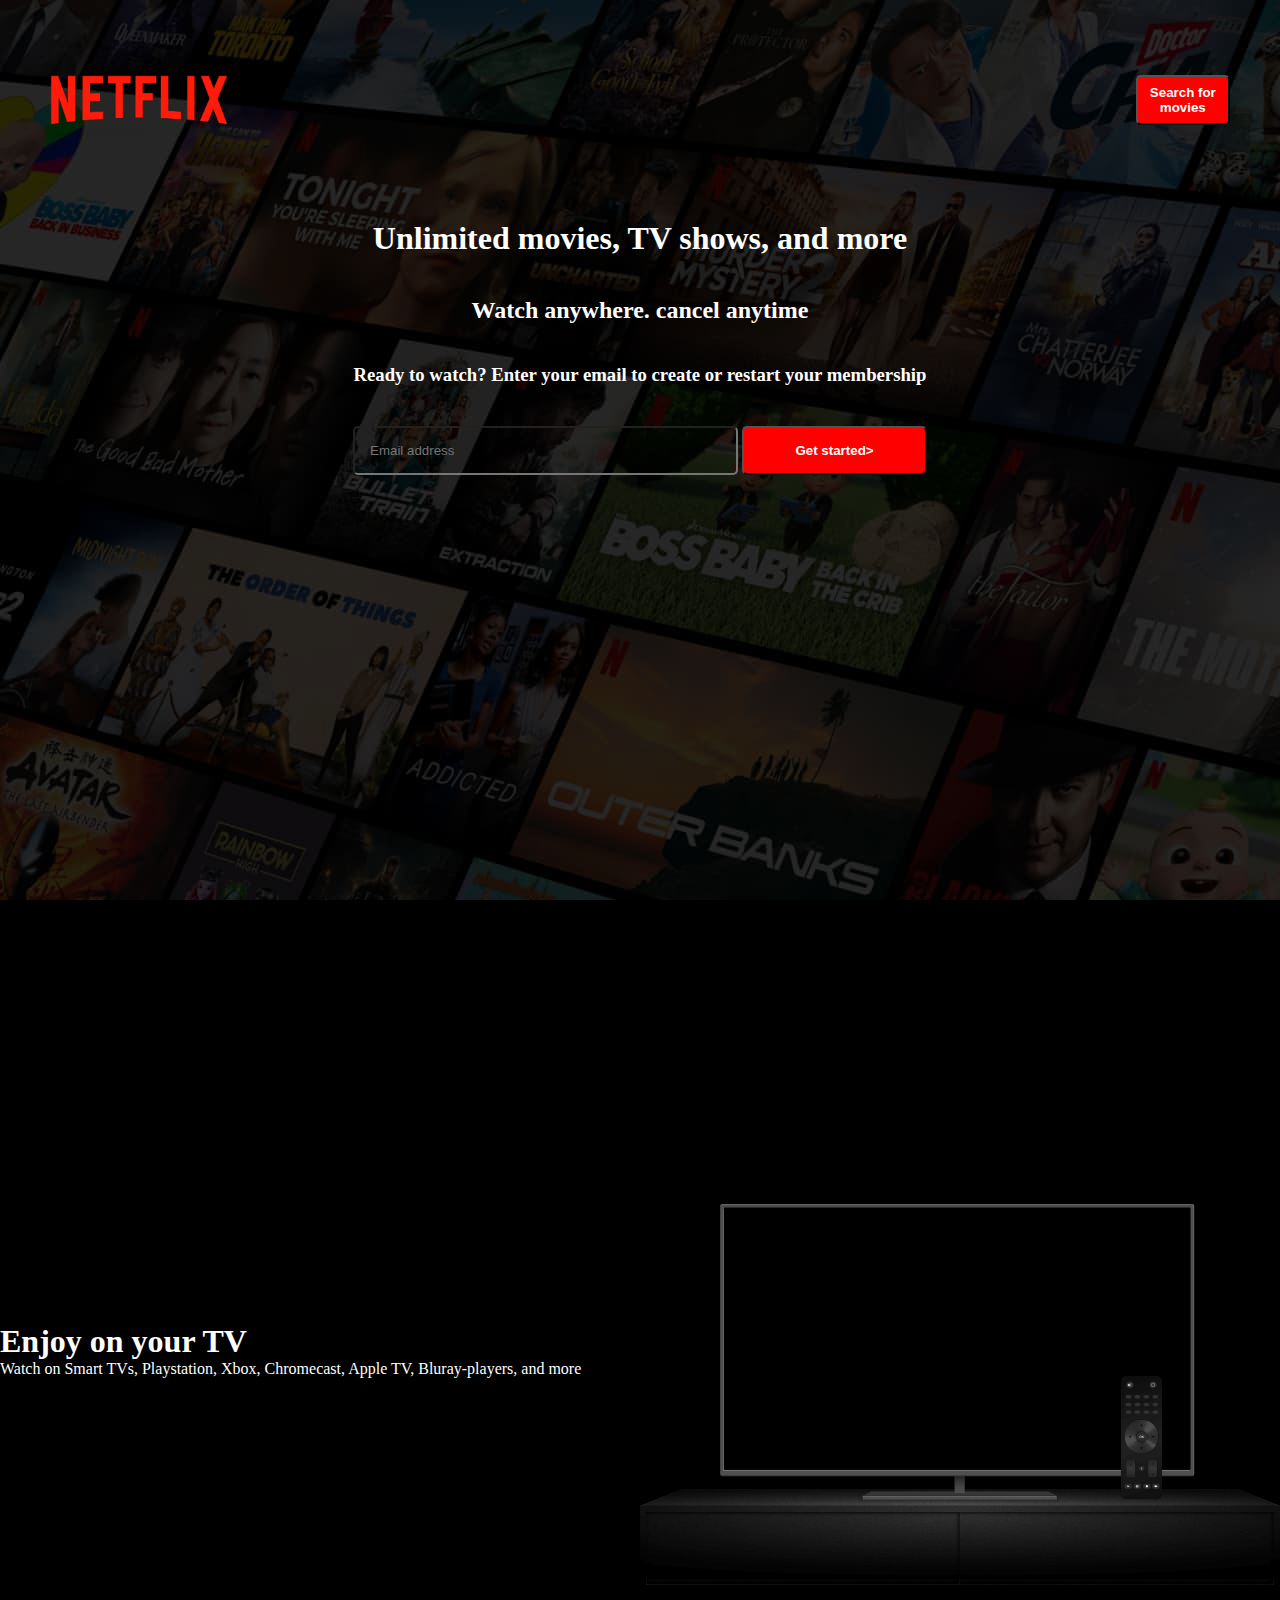
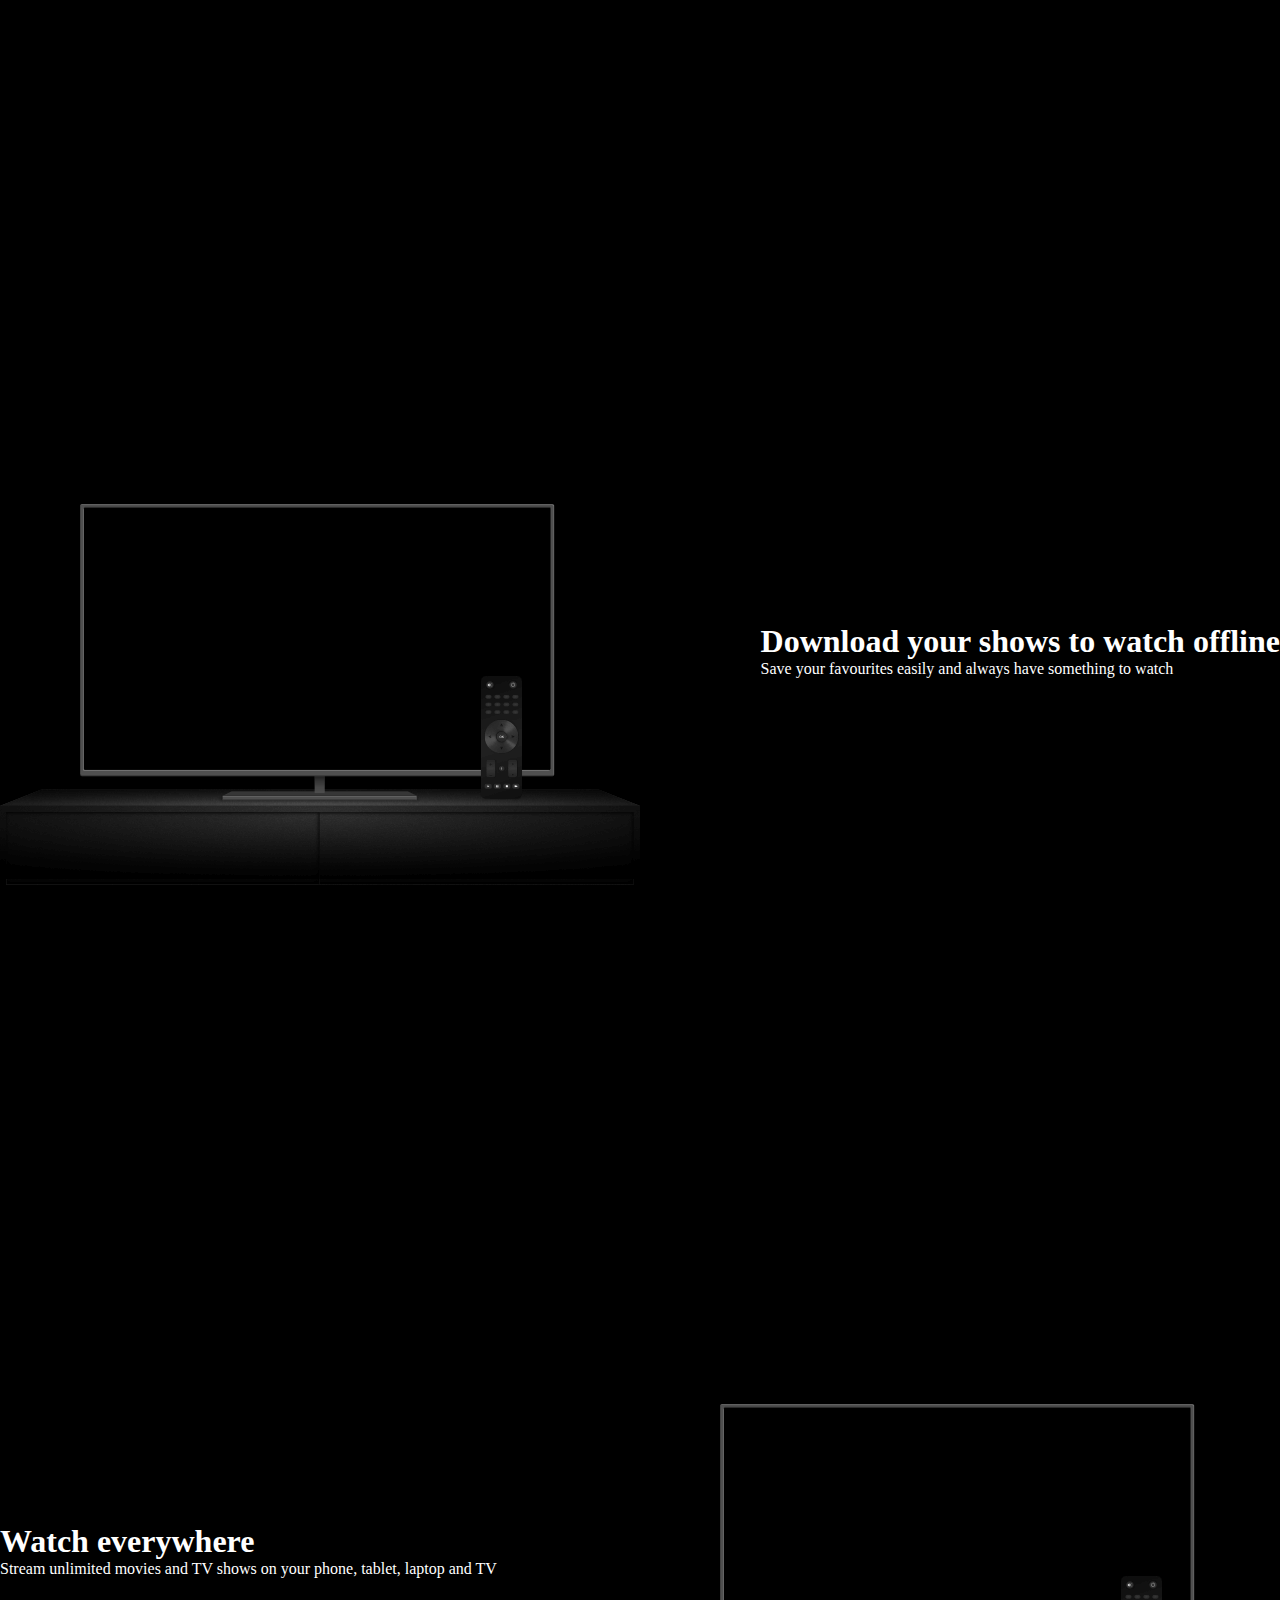
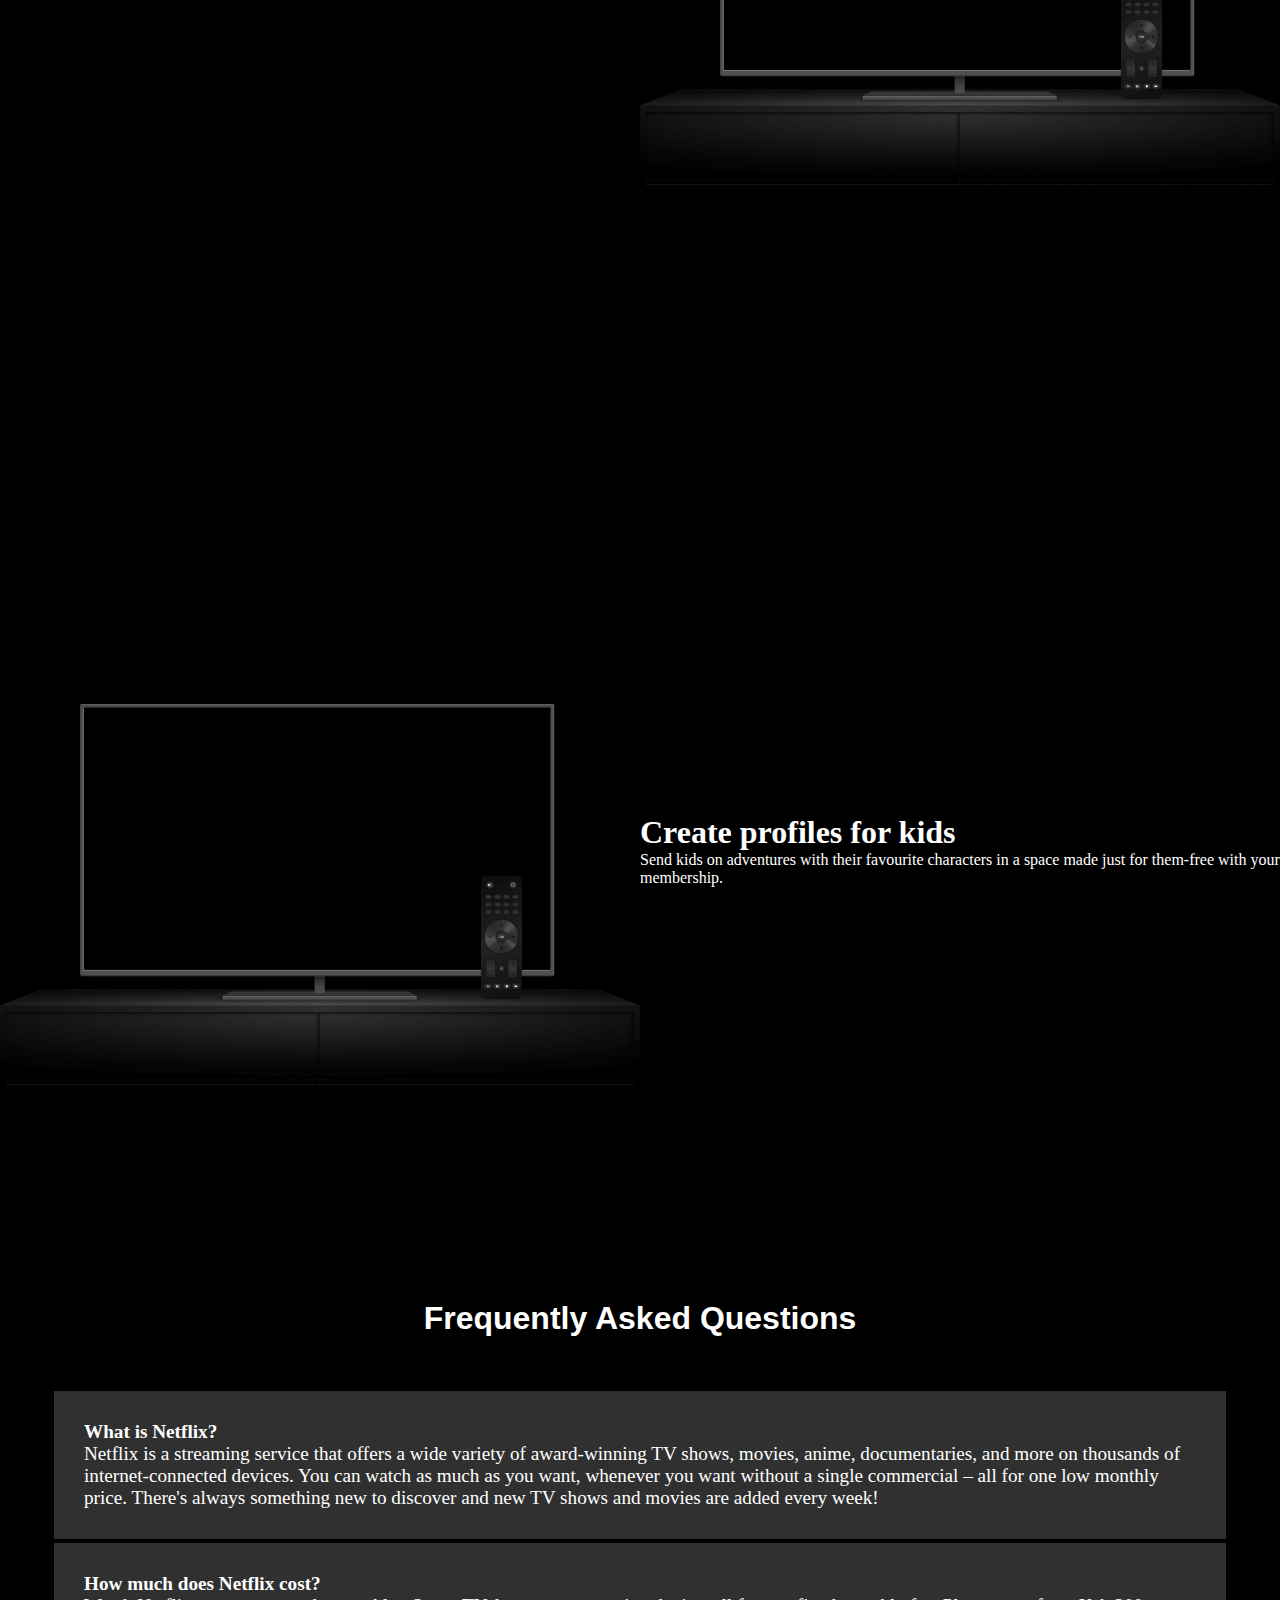
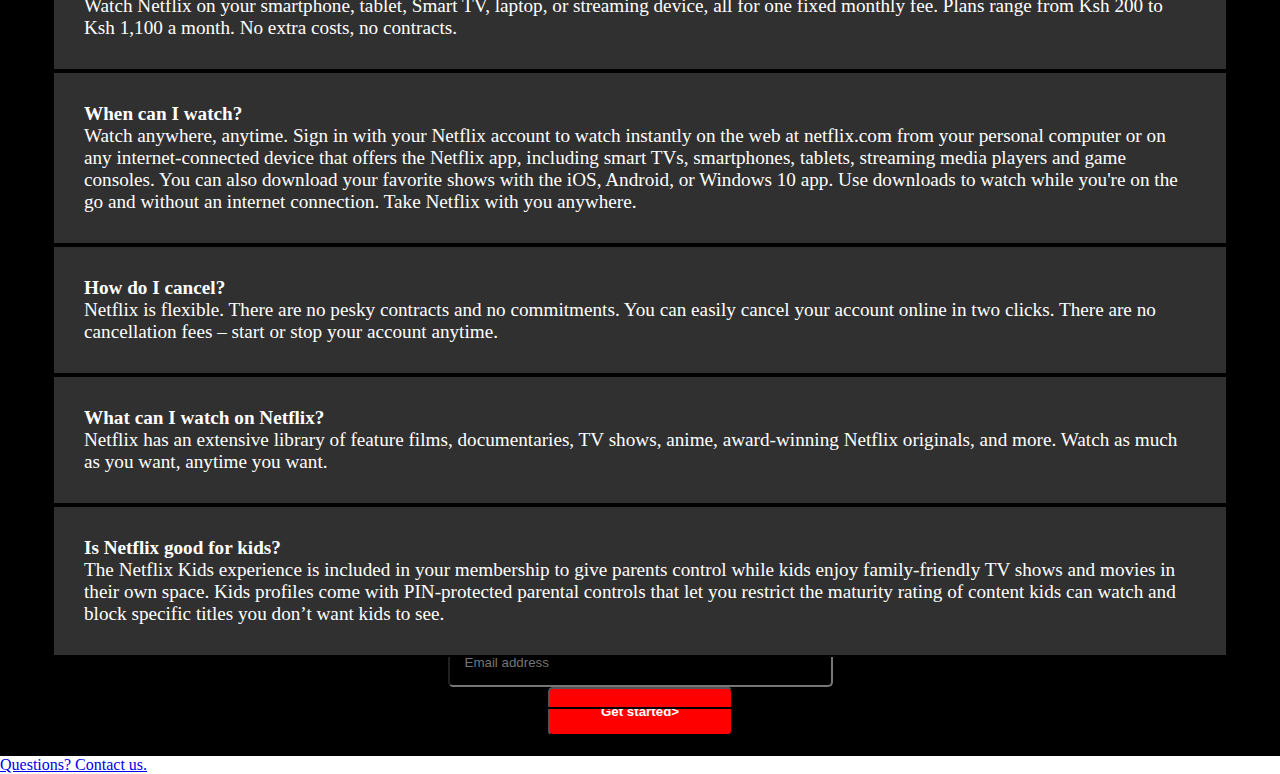
<file: index.html>
<!DOCTYPE html>
<html lang="en">
  <head>
    <meta charset="UTF-8" />
    <meta http-equiv="X-UA-Compatible" content="IE=edge" />
    <meta name="viewport" content="width=device-width, initial-scale=1.0" />
    <title>Netflix</title>
    <link rel="stylesheet" href="./index.css" />
    <link rel="icon" href="./download (1).png"></link>
  </head>
  <body>
    <div class="page1">
      <nav class="navbar">
        <img class="img1" src="./Netflix-Logo-500x281.png">
        <button id="btn1"><a class="search" href="./movies.html"> Search for movies</a></button>
      </nav>
      <div class="main">
        <h1>Unlimited movies, TV shows, and more</h1>
        <h2>Watch anywhere. cancel anytime</h2>
        <h3>Ready to watch? Enter your email to create or restart your membership</h3>
        <div class="box1">
        <input class="input1" type="box" placeholder="Email address" />
        <button class="btn2">Get started></button>
      </div>
      </div>
    </div>

    <div class="page2">
 
        <div>
            <p class="p4">Enjoy on your TV</p>
            <p class="p5">
              Watch on Smart TVs, Playstation, Xbox, Chromecast, Apple TV,
              Bluray-players, and more
            </p>
        </div>
        <div>
            <img src="./tv.png" />
        </div>
    </div>
    <div class="page3">
        <div>
            <img src="./tv.png" />
         </div>
        <div>
            <p class="p6">Download your shows to watch offline</p>
      <p class="p7">
        Save your favourites easily and always have something to watch
      </p>
             </div>
             
             </div>

    <div class="page4">
        <div>
            <p class="p8">Watch everywhere</p>
      <p class="p9">
        Stream unlimited movies and TV shows on your phone, tablet, laptop and
        TV
      </p>
        </div>
        <div>
            <img src="./tv.png" />
        </div>
            
    </div>

    <div class="page5">
        <div>
            <img src="./tv.png" />
        </div>
        <div>
            <p class="p10">Create profiles for kids</p>
      <p class="p11">
        Send kids on adventures with their favourite characters in a space made
        just for them-free with your membership.
      </p>
        </div>
        </div>

        <div class="page6">
            <div>
             <p class="p12">Frequently Asked Questions</p>
            </div>
            <div class="faq">
              <div class="parent">
                What is Netflix?
                <p class="child">Netflix is a streaming service that offers a wide variety of award-winning TV shows, movies, anime, documentaries, and more on thousands of internet-connected devices.

                  You can watch as much as you want, whenever you want without a single commercial – all for one low monthly price. There's always something new to discover and new TV shows and movies are added every week!</p>
              </div>

              <div class="parent">
                How much does Netflix cost?
              <p class="child">Watch Netflix on your smartphone, tablet, Smart TV, laptop, or streaming device, all for one fixed monthly fee. Plans range from Ksh 200 to Ksh 1,100 a month. No extra costs, no contracts.</p>
              </div>


              <div class="parent">
                When can I watch?
                <p class="child">
                  Watch anywhere, anytime. Sign in with your Netflix account to watch instantly on the web at netflix.com from your personal computer or on any internet-connected device that offers the Netflix app, including smart TVs, smartphones, tablets, streaming media players and game consoles.

                  You can also download your favorite shows with the iOS, Android, or Windows 10 app. Use downloads to watch while you're on the go and without an internet connection. Take Netflix with you anywhere. 
                </p>
              </div>

              <div class="parent">
                How do I cancel?
                <p class="child">Netflix is flexible. There are no pesky contracts and no commitments. You can easily cancel your account online in two clicks. There are no cancellation fees – start or stop your account anytime.</p>
              </div>
              
              <div class="parent">
                What can I watch on Netflix?
                <p class="child">Netflix has an extensive library of feature films, documentaries, TV shows, anime, award-winning Netflix originals, and more. Watch as much as you want, anytime you want.</p>
              </div>

              <div class="parent">
                Is Netflix good for kids?
                <p class="child">The Netflix Kids experience is included in your membership to give parents control while kids enjoy family-friendly TV shows and movies in their own space.

                  Kids profiles come with PIN-protected parental controls that let you restrict the maturity rating of content kids can watch and block specific titles you don’t want kids to see.</p>
              </div>
            </div>
          </div>

            <div class="page13">
             <div class="end">
              Ready to watch? Enter your email to create or restart your membership.
              <input class="input1" type="box" placeholder="Email address" />
                <button class="btn2">Get started></button>
              </div>
              </div>
            <footer>
              <p><a href="#">Questions? Contact us.</a></p>
                
            </footer>
           
      
     
    </div>

    <script src="./index.js"></script>
    
  </body>
</html>
</file>
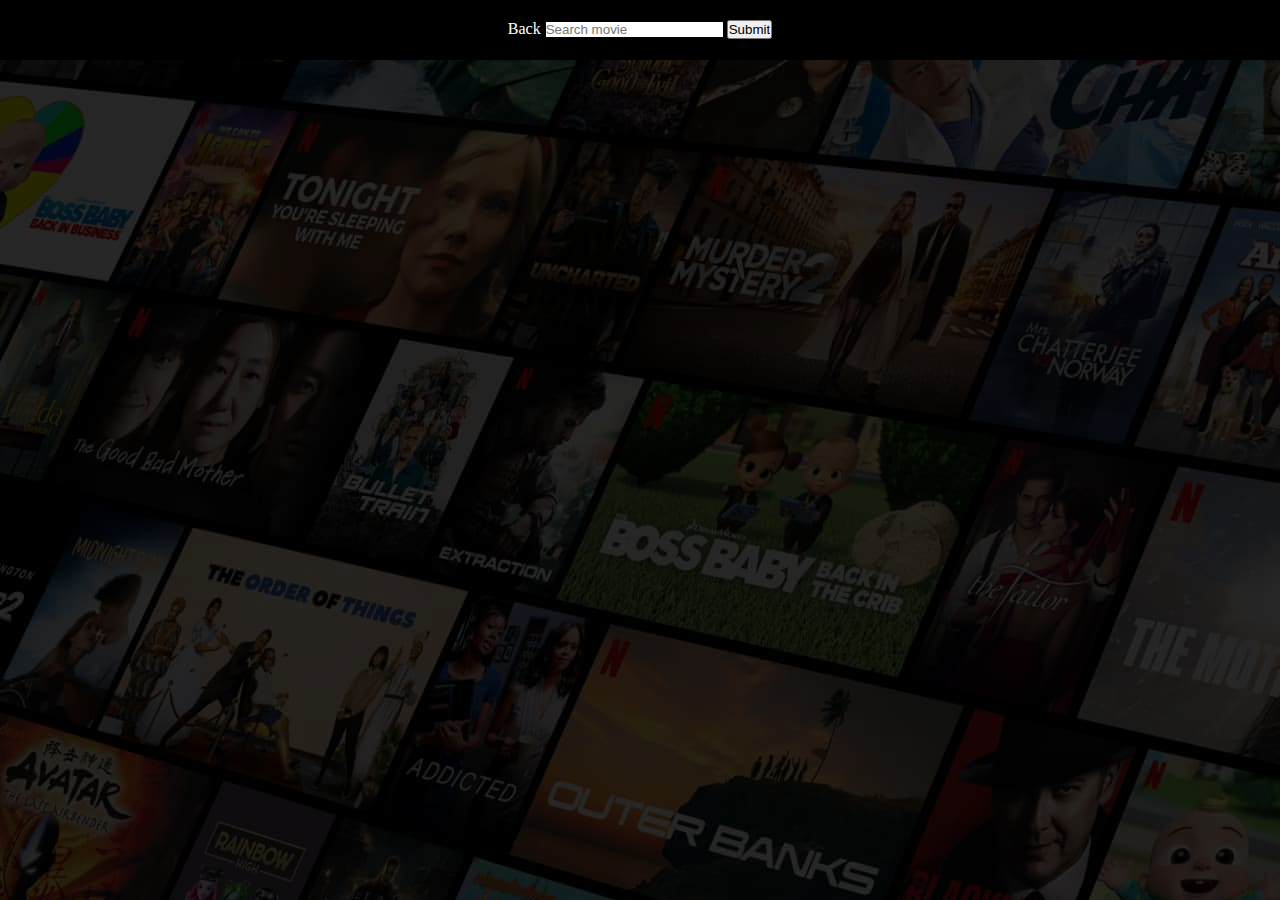
<file: movies.html>
<!DOCTYPE html>
<html lang="en">
<head>
    <meta charset="UTF-8">
    <meta http-equiv="X-UA-Compatible" content="IE=edge">
    <meta name="viewport" content="width=device-width, initial-scale=1.0">
    <link rel="stylesheet" href="./movies.css">
    <link rel="icon" href="./Netflix_Logo_PMS (1).png">
    <title>Movie Search</title>
</head>
<body>
    <nav class="main">
        <a class="back" href="./index.html">Back</a>
        <form class="form">
            <input class="input" type="text" placeholder="Search movie">
            <input class="submit" type="submit" >
        </form>
    </nav>
        <div class="container"></div>
    
    <script src="./movies.js"></script>
</body>
</html>
</file>
<file: index.css>
* {
    margin: 0;
    padding: 0;
    box-sizing: border-box;
}
body{
    width: 100%;
}
/* #title{
    color: red;
    font-size: xx-large;
    font-weight: 900;
    font-family: Cambria, Cochin, Georgia, Times, 'Times New Roman', serif;

*/

.img1{
    height: 100px;
    length: 100px;
}

#btn1{
    background-color: red;
    display: flex;
    align-items: center;
    justify-content:center;
    margin:  red;
    padding: 8px;
    box-sizing: border-box;
    border-radius: 5px;
    width: 8%;
    height: 100%;
    margin: 0;
    color: white;
    font-weight: bold;
    

    
    
    
}

.search {
    text-decoration: none;
    color: white;
}




.page1{
    height: 100vh;
    background-image:linear-gradient(rgb(0,0,0,0.8), rgb(0,0,0,0.8)), url('./netflixphoto.jpg') ;
    
    
    
}

/* .img1{
    z-index: 2; */
/* } */
nav{
    width: 100%;
    length:100%;
    display: flex;
    align-items: center;
    justify-content: space-between;
    padding: 50px;

}


.main{
    display: flex;
    align-items:center;
    justify-items:center;
    color:white;
    flex-direction: column;
    height: 100vh;
    width: 100%;
    margin: 0;
    padding: 0;
       
  }

  h1{
    display: flex;
    padding: 20px;
  }

  h2{
    display: flex;
    padding: 20px;
  }

  h3{
    display: flex;
    padding: 20px;
  }

/* .p1{
    font-size: xx-large;
    font-weight:bolder;
    
}

.p2{
    font-size: medium;
    font-weight:bold;
}
.p3{
    font-size: medium;
    font-weight: 900;
    
} */


.box1{
    display: block;
    align-items: center;
    justify-content: space-between;
    padding: 20px;
    
}
.btn2{
    background-color: red;
    color: white;
    padding: 15px;
    font-weight: bold;
    width: 185px;
    border-radius: 5px;
    margin: red;

    
}

.input1{
    background-color:transparent;
    color: white;
    padding: 15px;
    margin: white;
    width: 385px;
    border-radius: 5px;
    
}

.page2{
    background-color: black;
    display:flex;
    align-items:center;
    justify-content: space-between;
    color: white;
    height: 100vh;
    width: 100%;
}


.p4{
    font-size: xx-large;
    font-weight: 900;
   
}

.p5{
    font-size:medium;
    font-weight: 500;
  
} 


.page3{
    background-color: black;
    display:flex;
    align-items:center;
    justify-content: space-between;
    color: white;
    height: 100vh;
    width: 100%;
}

.p6{
    font-size: xx-large;
    font-weight: 900;
} 

.p7{
    font-size: medium;
    font-weight: 500;
}

.page4{
    background-color: black;
    display: flex;
    align-items: center;
    justify-content: space-between;
    color: white;
    height: 100vh;
    width :100%;
}

.p8{
    font-size: xx-large;
    font-weight: 900; 
}

.p9{
    font-size: medium;
    font-weight: 500; 
}

.page5{
    background-color: black;
    display: flex;
    align-items: center;
    justify-content: space-between;
    color: white;
    height: 100vh;
    width: 100%;
}

.p10{
    font-size: xx-large;
    font-weight: 900; 
}

.p11{
    font-size: medium;
    font-weight: 500; 
}
.page6{
    background-color: black;
    color: white;
    height: 100vh;
    width: 100%;
}
.p12{
    display: flex;
    align-items: center;
    justify-content: center;
    font-family: 'Segoe UI', Tahoma, Geneva, Verdana, sans-serif;
    font-size: xx-large;
    font-weight: bold;
    
}

.page6{
    font-size:larger;
    font-family: 'Times New Roman', Times, serif;
}

.parent{
    font-weight: bold;
    padding: 30px;
   
}

.child{
    font-weight: 500;
}

.plus{
    white-space: nowrap;
}

/* .child{
    display: none;
} */

.page7{
    background-color: black;
    color: white;
    height: 100vh;
    width: 100%; 
}

.end{
    background-color: black;
    width: 100%;
    display: flex;
    align-items: center;
    justify-content: space-between;
    flex-direction: column;
    color: white;
    padding: 20px;
 
}


.hidden {
    display: none;
}

.faq{
    border: 2px black solid;
    position: relative;
    display: block;
    padding: 50px;
    cursor: pointer;
}  

.parent{
    border: 2px black solid;
    background-color:#303030;

}
</file>
<file: movies.css>
*{
    box-sizing: border-box;
    margin: 0;
    padding: 0;
    overflow-x: hidden;
}

body{
    width: 100vw;
    background-image: linear-gradient(rgb(0,0,0,0.8), rgb(0,0,0,0.8)), url('./netflixphoto.jpg') ;
    
}

.main{
    display: flex;
    justify-content: center;
    padding-top: 20px;
    background-color: black;
    color: white;
    text-decoration: none;
    height: 60px;
    

}

.back{
    text-decoration: none;
    padding-right: 5px;
    color: white;
}

.container{
    display: flex;
    flex-wrap: wrap;
    
    color: white;
    font-weight: 800;
}

.card{
    margin: 10px;
    flex-wrap: wrap;
}

.input{
    border: none;
}
</file>
